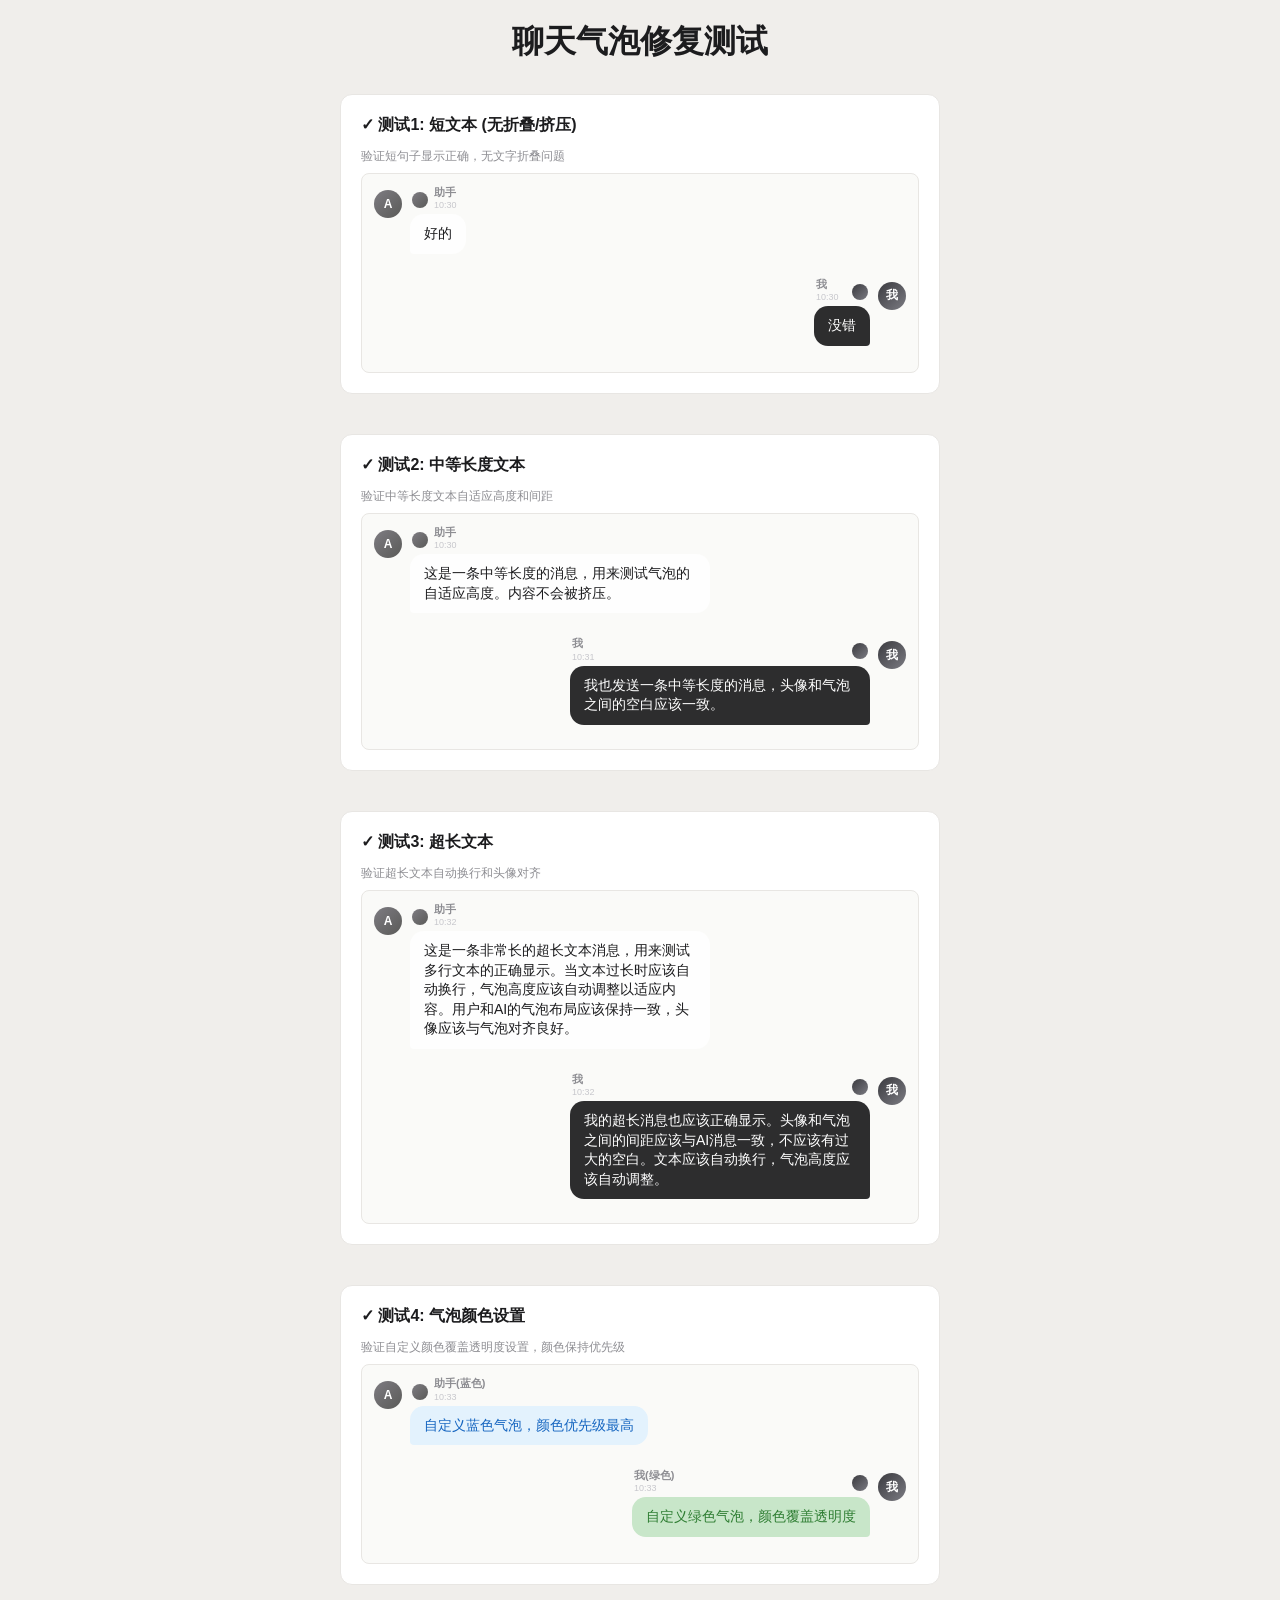
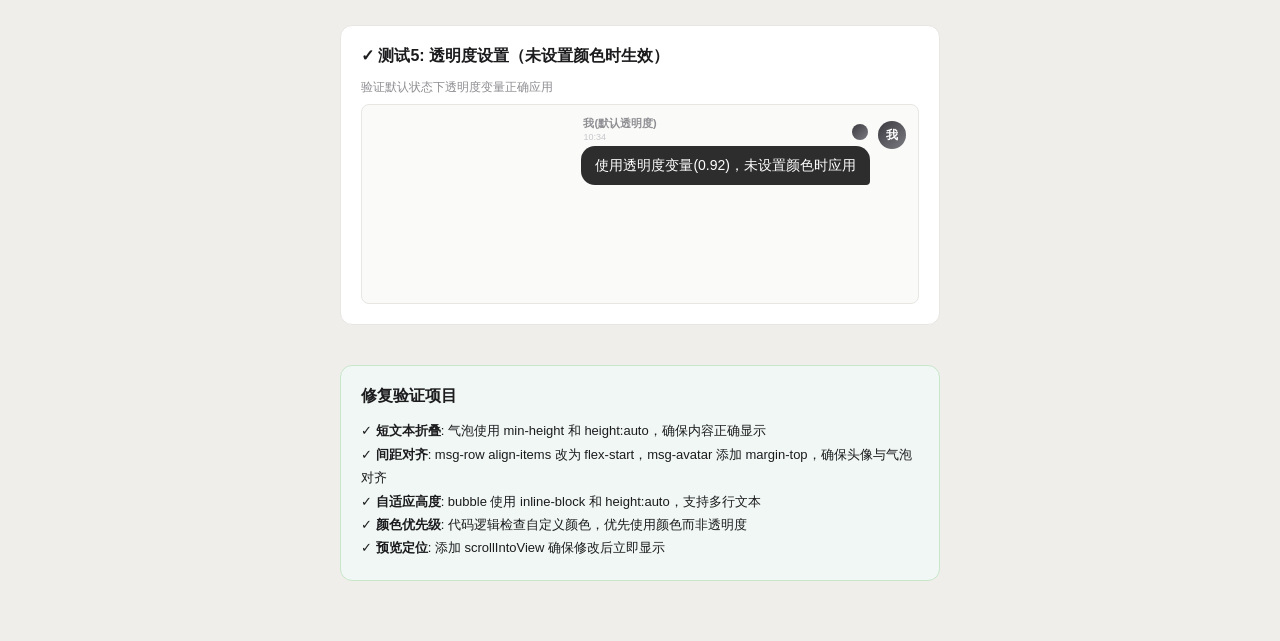
<file: test-bubble-fix.html>
<!DOCTYPE html>
<html lang="zh">
<head>
  <meta charset="UTF-8">
  <meta name="viewport" content="width=device-width, initial-scale=1">
  <title>聊天气泡修复测试</title>
  <style>
    * { margin:0; padding:0; box-sizing:border-box; }
    :root {
      --bg:#f0eeeb;
      --surface:#fff;
      --border:#e8e6e3;
      --text-primary:#1c1c1e;
      --text-secondary:#8e8e93;
      --text-light:#c7c7cc;
      --bubble-user:#1c1c1e;
      --bubble-ai:#fff;
      --bubble-opacity:0.92;
    }
    body {
      background:var(--bg);
      font-family:-apple-system, sans-serif;
      color:var(--text-primary);
      padding:20px;
    }
    .container {
      max-width:600px;
      margin:0 auto;
    }
    .test-section {
      margin-bottom:40px;
      padding:20px;
      background:var(--surface);
      border-radius:12px;
      border:1px solid var(--border);
    }
    .test-title {
      font-size:16px;
      font-weight:600;
      margin-bottom:12px;
      color:var(--text-primary);
    }
    .chat-preview {
      display:flex;
      flex-direction:column;
      gap:12px;
      padding:12px;
      background:#fafaf8;
      border-radius:8px;
      border:1px solid var(--border);
      min-height:200px;
    }

    /* Message Styles */
    .msg-row {
      display:flex;
      align-items:flex-start;
      gap:8px;
      width:100%;
      margin-bottom:12px;
    }
    .msg-row.ai { justify-content:flex-start; }
    .msg-row.user { justify-content:flex-end; }

    .msg-avatar {
      width:28px;
      height:28px;
      border-radius:50%;
      display:flex;
      align-items:center;
      justify-content:center;
      flex-shrink:0;
      font-size:12px;
      font-weight:600;
      color:#fff;
      background:linear-gradient(135deg, #7e7c82, #5a5a58);
      margin-top:4px;
    }

    .msg-card {
      display:flex;
      flex-direction:column;
      gap:4px;
      max-width:min(82%, 300px);
      width:fit-content;
    }
    .msg-card.ai { align-items:flex-start; }
    .msg-card.user { align-items:flex-end; }

    .msg-header {
      display:flex;
      align-items:center;
      gap:6px;
      padding:0 2px;
      min-height:1.2em;
      width:100%;
    }
    .msg-card.user .msg-header { flex-direction:row-reverse; justify-content:flex-end; }

    .msg-meta {
      display:flex;
      flex-direction:column;
      gap:2px;
      min-width:0;
      flex:1;
    }
    .msg-author {
      font-size:11px;
      font-weight:600;
      color:var(--text-secondary);
      line-height:1.2;
      white-space:nowrap;
      overflow:hidden;
      text-overflow:ellipsis;
    }
    .msg-time {
      font-size:9px;
      color:var(--text-light);
      line-height:1;
      white-space:nowrap;
    }

    .msg-body { display:flex; width:100%; min-width:0; }
    .msg-card.user .msg-body { justify-content:flex-end; }

    .bubble {
      display:inline-block;
      max-width:100%;
      padding:10px 14px;
      font-size:14px;
      line-height:1.4;
      word-break:break-word;
      white-space:pre-wrap;
      border:none;
      border-radius:14px;
      min-height:1.4em;
      height:auto;
    }
    .msg-row.ai .bubble {
      background:rgba(255,255,255,.82);
      color:var(--text-primary);
      border-radius:14px 14px 14px 4px;
    }
    .msg-row.user .bubble {
      background:rgba(28,28,30,0.92);
      color:#fff;
      border-radius:14px 14px 4px 14px;
    }

    .color-indicator {
      display:inline-block;
      width:16px;
      height:16px;
      border-radius:4px;
      border:1px solid rgba(0,0,0,.1);
      margin-right:4px;
      vertical-align:middle;
    }

    .desc {
      font-size:12px;
      color:var(--text-secondary);
      margin-bottom:8px;
    }
  </style>
</head>
<body>

<div class="container">
  <h1 style="text-align:center;margin-bottom:30px;">聊天气泡修复测试</h1>

  <!-- 测试1: 短文本 -->
  <div class="test-section">
    <div class="test-title">✓ 测试1: 短文本 (无折叠/挤压)</div>
    <div class="desc">验证短句子显示正确，无文字折叠问题</div>
    <div class="chat-preview">
      <div class="msg-row ai">
        <div class="msg-avatar">A</div>
        <div class="msg-card ai">
          <div class="msg-header">
            <div class="msg-avatar" style="width:16px;height:16px;"></div>
            <div class="msg-meta">
              <div class="msg-author">助手</div>
              <div class="msg-time">10:30</div>
            </div>
          </div>
          <div class="msg-body">
            <div class="bubble">好的</div>
          </div>
        </div>
      </div>

      <div class="msg-row user">
        <div class="msg-card user">
          <div class="msg-header">
            <div class="msg-avatar" style="width:16px;height:16px;background:linear-gradient(135deg, #3a3a3f, #7b7b82);"></div>
            <div class="msg-meta">
              <div class="msg-author">我</div>
              <div class="msg-time">10:30</div>
            </div>
          </div>
          <div class="msg-body">
            <div class="bubble">没错</div>
          </div>
        </div>
        <div class="msg-avatar" style="background:linear-gradient(135deg, #3a3a3f, #7b7b82);">我</div>
      </div>
    </div>
  </div>

  <!-- 测试2: 中等长度 -->
  <div class="test-section">
    <div class="test-title">✓ 测试2: 中等长度文本</div>
    <div class="desc">验证中等长度文本自适应高度和间距</div>
    <div class="chat-preview">
      <div class="msg-row ai">
        <div class="msg-avatar">A</div>
        <div class="msg-card ai">
          <div class="msg-header">
            <div class="msg-avatar" style="width:16px;height:16px;"></div>
            <div class="msg-meta">
              <div class="msg-author">助手</div>
              <div class="msg-time">10:30</div>
            </div>
          </div>
          <div class="msg-body">
            <div class="bubble">这是一条中等长度的消息，用来测试气泡的自适应高度。内容不会被挤压。</div>
          </div>
        </div>
      </div>

      <div class="msg-row user">
        <div class="msg-card user">
          <div class="msg-header">
            <div class="msg-avatar" style="width:16px;height:16px;background:linear-gradient(135deg, #3a3a3f, #7b7b82);"></div>
            <div class="msg-meta">
              <div class="msg-author">我</div>
              <div class="msg-time">10:31</div>
            </div>
          </div>
          <div class="msg-body">
            <div class="bubble">我也发送一条中等长度的消息，头像和气泡之间的空白应该一致。</div>
          </div>
        </div>
        <div class="msg-avatar" style="background:linear-gradient(135deg, #3a3a3f, #7b7b82);">我</div>
      </div>
    </div>
  </div>

  <!-- 测试3: 超长文本 -->
  <div class="test-section">
    <div class="test-title">✓ 测试3: 超长文本</div>
    <div class="desc">验证超长文本自动换行和头像对齐</div>
    <div class="chat-preview">
      <div class="msg-row ai">
        <div class="msg-avatar">A</div>
        <div class="msg-card ai">
          <div class="msg-header">
            <div class="msg-avatar" style="width:16px;height:16px;"></div>
            <div class="msg-meta">
              <div class="msg-author">助手</div>
              <div class="msg-time">10:32</div>
            </div>
          </div>
          <div class="msg-body">
            <div class="bubble">这是一条非常长的超长文本消息，用来测试多行文本的正确显示。当文本过长时应该自动换行，气泡高度应该自动调整以适应内容。用户和AI的气泡布局应该保持一致，头像应该与气泡对齐良好。</div>
          </div>
        </div>
      </div>

      <div class="msg-row user">
        <div class="msg-card user">
          <div class="msg-header">
            <div class="msg-avatar" style="width:16px;height:16px;background:linear-gradient(135deg, #3a3a3f, #7b7b82);"></div>
            <div class="msg-meta">
              <div class="msg-author">我</div>
              <div class="msg-time">10:32</div>
            </div>
          </div>
          <div class="msg-body">
            <div class="bubble">我的超长消息也应该正确显示。头像和气泡之间的间距应该与AI消息一致，不应该有过大的空白。文本应该自动换行，气泡高度应该自动调整。</div>
          </div>
        </div>
        <div class="msg-avatar" style="background:linear-gradient(135deg, #3a3a3f, #7b7b82);">我</div>
      </div>
    </div>
  </div>

  <!-- 测试4: 气泡颜色 -->
  <div class="test-section">
    <div class="test-title">✓ 测试4: 气泡颜色设置</div>
    <div class="desc">验证自定义颜色覆盖透明度设置，颜色保持优先级</div>
    <div class="chat-preview">
      <div class="msg-row ai">
        <div class="msg-avatar">A</div>
        <div class="msg-card ai">
          <div class="msg-header">
            <div class="msg-avatar" style="width:16px;height:16px;"></div>
            <div class="msg-meta">
              <div class="msg-author">助手(蓝色)</div>
              <div class="msg-time">10:33</div>
            </div>
          </div>
          <div class="msg-body">
            <div class="bubble" style="background:#e3f2fd;color:#1565c0;">自定义蓝色气泡，颜色优先级最高</div>
          </div>
        </div>
      </div>

      <div class="msg-row user">
        <div class="msg-card user">
          <div class="msg-header">
            <div class="msg-avatar" style="width:16px;height:16px;background:linear-gradient(135deg, #3a3a3f, #7b7b82);"></div>
            <div class="msg-meta">
              <div class="msg-author">我(绿色)</div>
              <div class="msg-time">10:33</div>
            </div>
          </div>
          <div class="msg-body">
            <div class="bubble" style="background:#c8e6c9;color:#2e7d32;">自定义绿色气泡，颜色覆盖透明度</div>
          </div>
        </div>
        <div class="msg-avatar" style="background:linear-gradient(135deg, #3a3a3f, #7b7b82);">我</div>
      </div>
    </div>
  </div>

  <!-- 测试5: 透明度对比 -->
  <div class="test-section">
    <div class="test-title">✓ 测试5: 透明度设置（未设置颜色时生效）</div>
    <div class="desc">验证默认状态下透明度变量正确应用</div>
    <div class="chat-preview">
      <div class="msg-row user">
        <div class="msg-card user">
          <div class="msg-header">
            <div class="msg-avatar" style="width:16px;height:16px;background:linear-gradient(135deg, #3a3a3f, #7b7b82);"></div>
            <div class="msg-meta">
              <div class="msg-author">我(默认透明度)</div>
              <div class="msg-time">10:34</div>
            </div>
          </div>
          <div class="msg-body">
            <div class="bubble" style="background:rgba(28,28,30,0.92);color:#fff;">使用透明度变量(0.92)，未设置颜色时应用</div>
          </div>
        </div>
        <div class="msg-avatar" style="background:linear-gradient(135deg, #3a3a3f, #7b7b82);">我</div>
      </div>
    </div>
  </div>

  <!-- 测试结果说明 -->
  <div class="test-section" style="background:#f0f7f4;border-color:#c8e6c9;">
    <div class="test-title">修复验证项目</div>
    <div style="font-size:13px;line-height:1.8;color:var(--text-primary);">
      <p>✓ <strong>短文本折叠</strong>: 气泡使用 min-height 和 height:auto，确保内容正确显示</p>
      <p>✓ <strong>间距对齐</strong>: msg-row align-items 改为 flex-start，msg-avatar 添加 margin-top，确保头像与气泡对齐</p>
      <p>✓ <strong>自适应高度</strong>: bubble 使用 inline-block 和 height:auto，支持多行文本</p>
      <p>✓ <strong>颜色优先级</strong>: 代码逻辑检查自定义颜色，优先使用颜色而非透明度</p>
      <p>✓ <strong>预览定位</strong>: 添加 scrollIntoView 确保修改后立即显示</p>
    </div>
  </div>
</div>

</body>
</html>
</file>
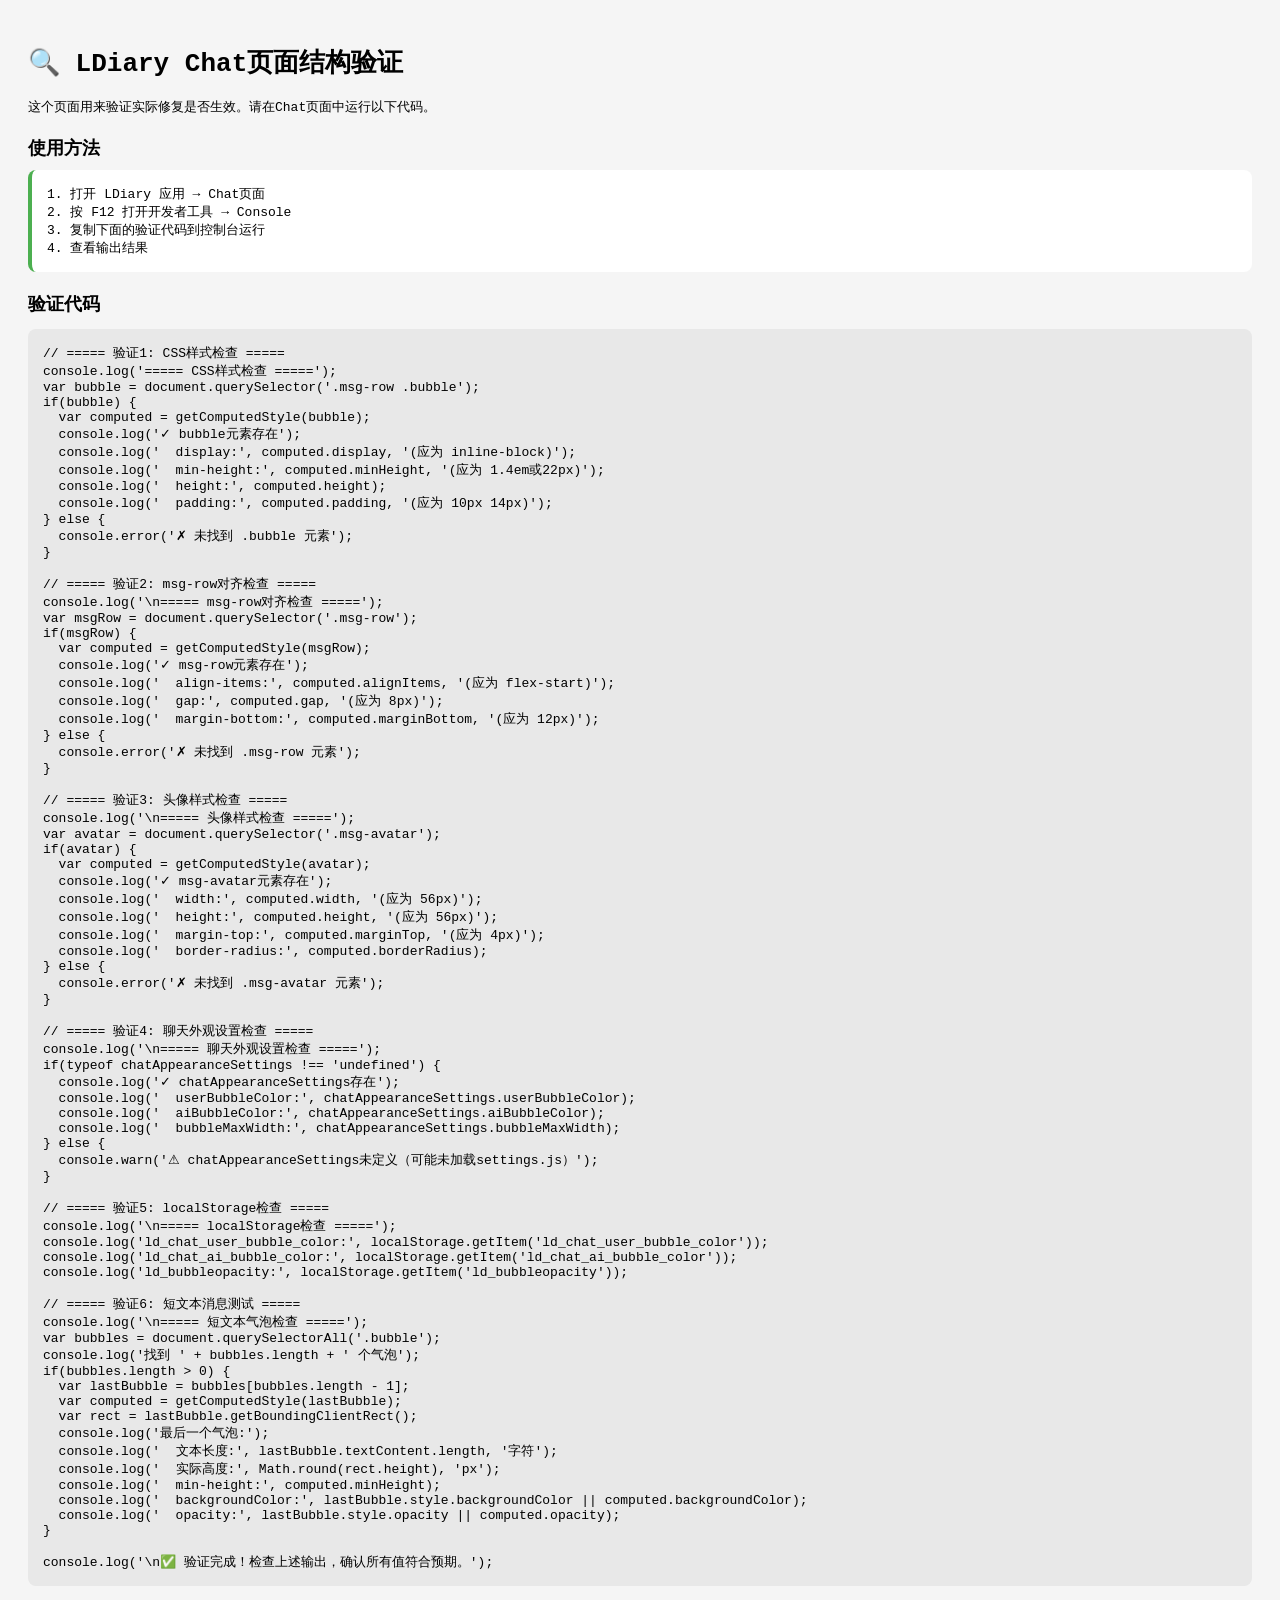
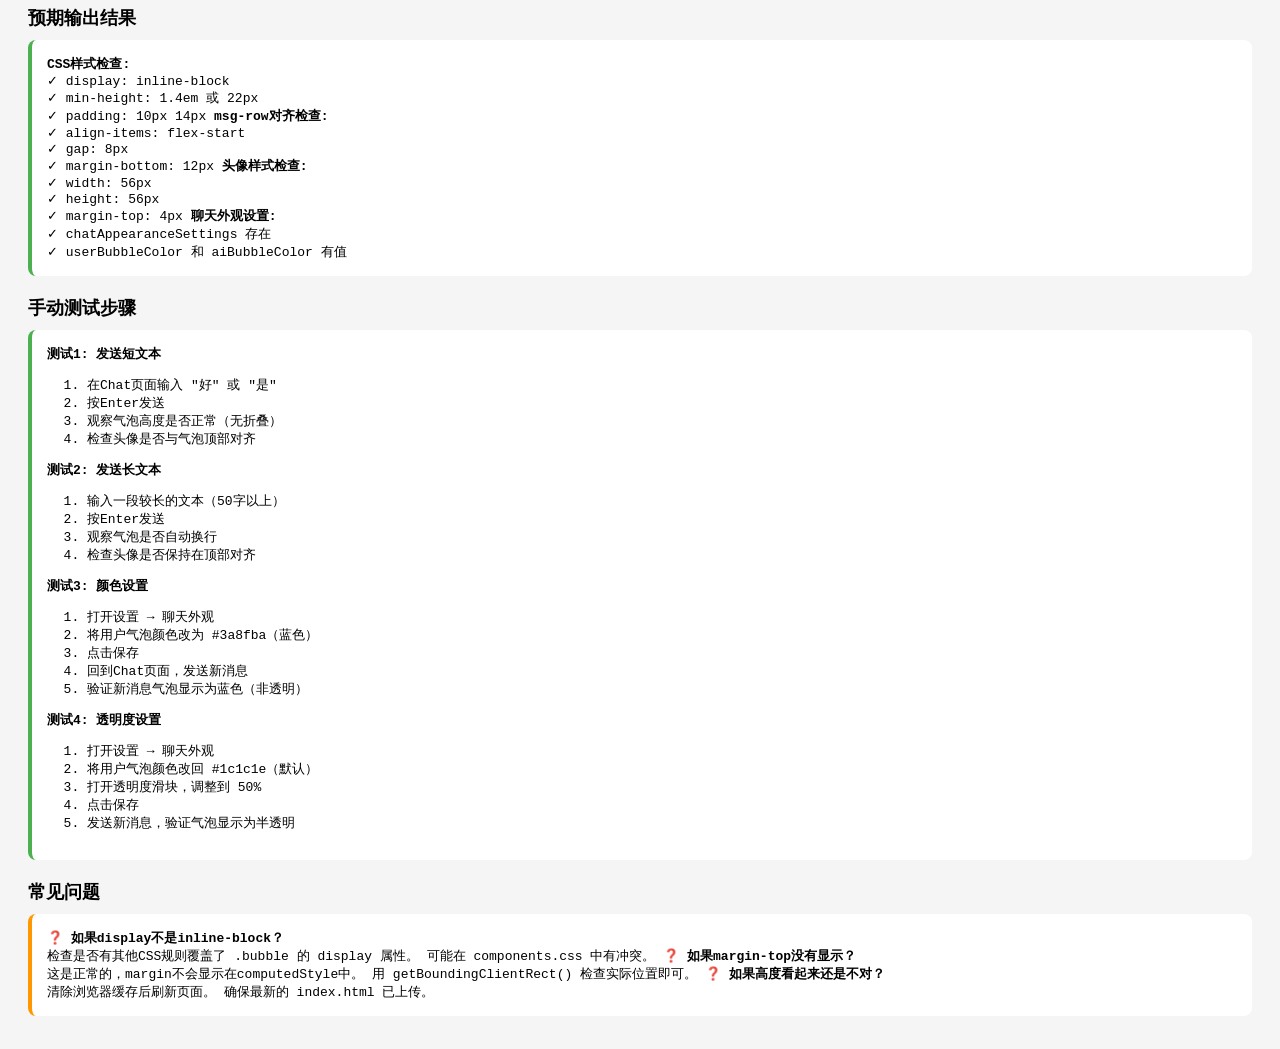
<file: verify-real-chat.html>
<!DOCTYPE html>
<html>
<head>
<meta charset="UTF-8">
<title>Chat页面结构验证</title>
<style>
body { font-family: monospace; padding: 20px; background: #f5f5f5; }
.result { background: white; padding: 15px; margin: 10px 0; border-radius: 8px; border-left: 4px solid #4CAF50; }
.error { border-left-color: #f44336; }
.warning { border-left-color: #ff9800; }
.title { font-size: 18px; font-weight: bold; margin: 20px 0 10px; }
code { background: #e8e8e8; padding: 2px 6px; border-radius: 3px; }
</style>
</head>
<body>

<h1>🔍 LDiary Chat页面结构验证</h1>
<p>这个页面用来验证实际修复是否生效。请在Chat页面中运行以下代码。</p>

<h2 class="title">使用方法</h2>
<div class="result">
1. 打开 LDiary 应用 → Chat页面<br>
2. 按 F12 打开开发者工具 → Console<br>
3. 复制下面的验证代码到控制台运行<br>
4. 查看输出结果
</div>

<h2 class="title">验证代码</h2>
<pre style="background:#e8e8e8; padding:15px; border-radius:8px; overflow-x:auto;">
// ===== 验证1: CSS样式检查 =====
console.log('===== CSS样式检查 =====');
var bubble = document.querySelector('.msg-row .bubble');
if(bubble) {
  var computed = getComputedStyle(bubble);
  console.log('✓ bubble元素存在');
  console.log('  display:', computed.display, '(应为 inline-block)');
  console.log('  min-height:', computed.minHeight, '(应为 1.4em或22px)');
  console.log('  height:', computed.height);
  console.log('  padding:', computed.padding, '(应为 10px 14px)');
} else {
  console.error('✗ 未找到 .bubble 元素');
}

// ===== 验证2: msg-row对齐检查 =====
console.log('\n===== msg-row对齐检查 =====');
var msgRow = document.querySelector('.msg-row');
if(msgRow) {
  var computed = getComputedStyle(msgRow);
  console.log('✓ msg-row元素存在');
  console.log('  align-items:', computed.alignItems, '(应为 flex-start)');
  console.log('  gap:', computed.gap, '(应为 8px)');
  console.log('  margin-bottom:', computed.marginBottom, '(应为 12px)');
} else {
  console.error('✗ 未找到 .msg-row 元素');
}

// ===== 验证3: 头像样式检查 =====
console.log('\n===== 头像样式检查 =====');
var avatar = document.querySelector('.msg-avatar');
if(avatar) {
  var computed = getComputedStyle(avatar);
  console.log('✓ msg-avatar元素存在');
  console.log('  width:', computed.width, '(应为 56px)');
  console.log('  height:', computed.height, '(应为 56px)');
  console.log('  margin-top:', computed.marginTop, '(应为 4px)');
  console.log('  border-radius:', computed.borderRadius);
} else {
  console.error('✗ 未找到 .msg-avatar 元素');
}

// ===== 验证4: 聊天外观设置检查 =====
console.log('\n===== 聊天外观设置检查 =====');
if(typeof chatAppearanceSettings !== 'undefined') {
  console.log('✓ chatAppearanceSettings存在');
  console.log('  userBubbleColor:', chatAppearanceSettings.userBubbleColor);
  console.log('  aiBubbleColor:', chatAppearanceSettings.aiBubbleColor);
  console.log('  bubbleMaxWidth:', chatAppearanceSettings.bubbleMaxWidth);
} else {
  console.warn('⚠ chatAppearanceSettings未定义（可能未加载settings.js）');
}

// ===== 验证5: localStorage检查 =====
console.log('\n===== localStorage检查 =====');
console.log('ld_chat_user_bubble_color:', localStorage.getItem('ld_chat_user_bubble_color'));
console.log('ld_chat_ai_bubble_color:', localStorage.getItem('ld_chat_ai_bubble_color'));
console.log('ld_bubbleopacity:', localStorage.getItem('ld_bubbleopacity'));

// ===== 验证6: 短文本消息测试 =====
console.log('\n===== 短文本气泡检查 =====');
var bubbles = document.querySelectorAll('.bubble');
console.log('找到 ' + bubbles.length + ' 个气泡');
if(bubbles.length > 0) {
  var lastBubble = bubbles[bubbles.length - 1];
  var computed = getComputedStyle(lastBubble);
  var rect = lastBubble.getBoundingClientRect();
  console.log('最后一个气泡:');
  console.log('  文本长度:', lastBubble.textContent.length, '字符');
  console.log('  实际高度:', Math.round(rect.height), 'px');
  console.log('  min-height:', computed.minHeight);
  console.log('  backgroundColor:', lastBubble.style.backgroundColor || computed.backgroundColor);
  console.log('  opacity:', lastBubble.style.opacity || computed.opacity);
}

console.log('\n✅ 验证完成！检查上述输出，确认所有值符合预期。');
</pre>

<h2 class="title">预期输出结果</h2>
<div class="result">
<strong>CSS样式检查:</strong><br>
✓ display: inline-block<br>
✓ min-height: 1.4em 或 22px<br>
✓ padding: 10px 14px

<strong>msg-row对齐检查:</strong><br>
✓ align-items: flex-start<br>
✓ gap: 8px<br>
✓ margin-bottom: 12px

<strong>头像样式检查:</strong><br>
✓ width: 56px<br>
✓ height: 56px<br>
✓ margin-top: 4px

<strong>聊天外观设置:</strong><br>
✓ chatAppearanceSettings 存在<br>
✓ userBubbleColor 和 aiBubbleColor 有值
</div>

<h2 class="title">手动测试步骤</h2>
<div class="result">
<strong>测试1: 发送短文本</strong>
<ol>
  <li>在Chat页面输入 "好" 或 "是"</li>
  <li>按Enter发送</li>
  <li>观察气泡高度是否正常（无折叠）</li>
  <li>检查头像是否与气泡顶部对齐</li>
</ol>

<strong>测试2: 发送长文本</strong>
<ol>
  <li>输入一段较长的文本（50字以上）</li>
  <li>按Enter发送</li>
  <li>观察气泡是否自动换行</li>
  <li>检查头像是否保持在顶部对齐</li>
</ol>

<strong>测试3: 颜色设置</strong>
<ol>
  <li>打开设置 → 聊天外观</li>
  <li>将用户气泡颜色改为 #3a8fba（蓝色）</li>
  <li>点击保存</li>
  <li>回到Chat页面，发送新消息</li>
  <li>验证新消息气泡显示为蓝色（非透明）</li>
</ol>

<strong>测试4: 透明度设置</strong>
<ol>
  <li>打开设置 → 聊天外观</li>
  <li>将用户气泡颜色改回 #1c1c1e（默认）</li>
  <li>打开透明度滑块，调整到 50%</li>
  <li>点击保存</li>
  <li>发送新消息，验证气泡显示为半透明</li>
</ol>
</div>

<h2 class="title">常见问题</h2>
<div class="result warning">
<strong>❓ 如果display不是inline-block？</strong><br>
检查是否有其他CSS规则覆盖了 .bubble 的 display 属性。
可能在 components.css 中有冲突。

<strong>❓ 如果margin-top没有显示？</strong><br>
这是正常的，margin不会显示在computedStyle中。
用 getBoundingClientRect() 检查实际位置即可。

<strong>❓ 如果高度看起来还是不对？</strong><br>
清除浏览器缓存后刷新页面。
确保最新的 index.html 已上传。
</div>

</body>
</html>
</file>
